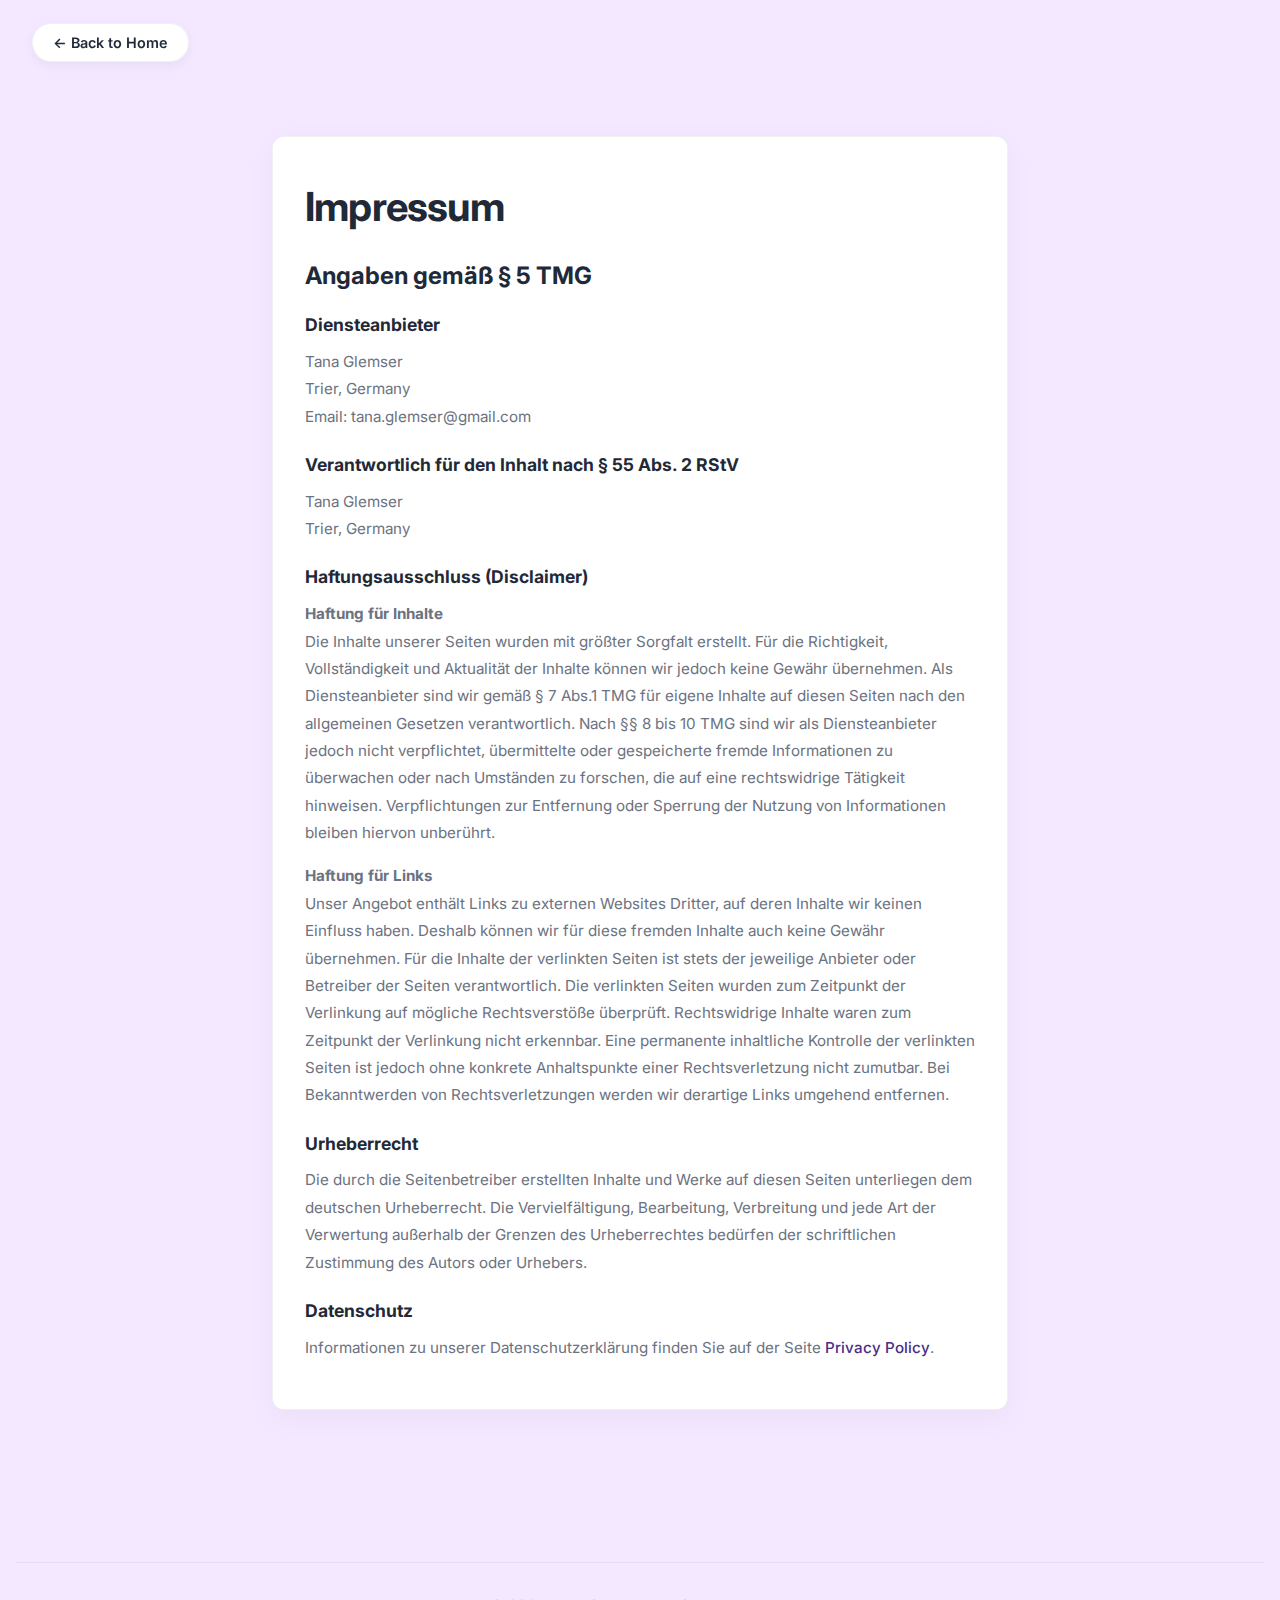
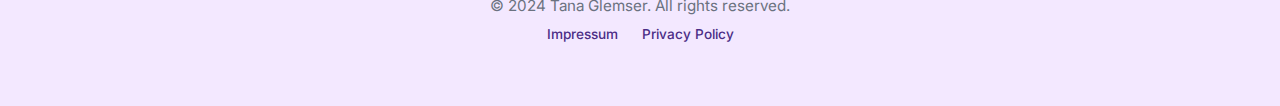
<file: impressum.html>
<!DOCTYPE html>
<html lang="en">
<head>
    <meta charset="UTF-8">
    <meta name="viewport" content="width=device-width, initial-scale=1.0">
    <title>Impressum - Tana Glemser</title>
    <link rel="stylesheet" href="style.css">
    <link href="https://fonts.googleapis.com/css2?family=Inter:wght@400;500;600;800&display=swap" rel="stylesheet">
</head>
<body>

    <!-- Navigation / Back Button -->
    <nav class="project-nav">
        <a href="index.html" class="back-btn">
            ← Back to Home
        </a>
    </nav>

    <main class="legal-container">
        <div class="legal-page">
            <h1>Impressum</h1>
            
            <h2>Angaben gemäß § 5 TMG</h2>
            
            <h3>Diensteanbieter</h3>
            <p>
                Tana Glemser<br>
                Trier, Germany<br>
                Email: tana.glemser@gmail.com
            </p>

            <h3>Verantwortlich für den Inhalt nach § 55 Abs. 2 RStV</h3>
            <p>
                Tana Glemser<br>
                Trier, Germany
            </p>

            <h3>Haftungsausschluss (Disclaimer)</h3>
            <p>
                <strong>Haftung für Inhalte</strong><br>
                Die Inhalte unserer Seiten wurden mit größter Sorgfalt erstellt. Für die Richtigkeit, Vollständigkeit und Aktualität der Inhalte können wir jedoch keine Gewähr übernehmen. Als Diensteanbieter sind wir gemäß § 7 Abs.1 TMG für eigene Inhalte auf diesen Seiten nach den allgemeinen Gesetzen verantwortlich. Nach §§ 8 bis 10 TMG sind wir als Diensteanbieter jedoch nicht verpflichtet, übermittelte oder gespeicherte fremde Informationen zu überwachen oder nach Umständen zu forschen, die auf eine rechtswidrige Tätigkeit hinweisen. Verpflichtungen zur Entfernung oder Sperrung der Nutzung von Informationen bleiben hiervon unberührt.
            </p>

            <p>
                <strong>Haftung für Links</strong><br>
                Unser Angebot enthält Links zu externen Websites Dritter, auf deren Inhalte wir keinen Einfluss haben. Deshalb können wir für diese fremden Inhalte auch keine Gewähr übernehmen. Für die Inhalte der verlinkten Seiten ist stets der jeweilige Anbieter oder Betreiber der Seiten verantwortlich. Die verlinkten Seiten wurden zum Zeitpunkt der Verlinkung auf mögliche Rechtsverstöße überprüft. Rechtswidrige Inhalte waren zum Zeitpunkt der Verlinkung nicht erkennbar. Eine permanente inhaltliche Kontrolle der verlinkten Seiten ist jedoch ohne konkrete Anhaltspunkte einer Rechtsverletzung nicht zumutbar. Bei Bekanntwerden von Rechtsverletzungen werden wir derartige Links umgehend entfernen.
            </p>

            <h3>Urheberrecht</h3>
            <p>
                Die durch die Seitenbetreiber erstellten Inhalte und Werke auf diesen Seiten unterliegen dem deutschen Urheberrecht. Die Vervielfältigung, Bearbeitung, Verbreitung und jede Art der Verwertung außerhalb der Grenzen des Urheberrechtes bedürfen der schriftlichen Zustimmung des Autors oder Urhebers.
            </p>

            <h3>Datenschutz</h3>
            <p>
                Informationen zu unserer Datenschutzerklärung finden Sie auf der Seite <a href="privacy.html">Privacy Policy</a>.
            </p>
        </div>
    </main>

    <!-- Footer -->
    <footer class="site-footer">
        <p>&copy; 2024 Tana Glemser. All rights reserved.</p>
        <div class="footer-links">
            <a href="impressum.html">Impressum</a>
            <a href="privacy.html">Privacy Policy</a>
        </div>
    </footer>

</body>
</html>
</file>
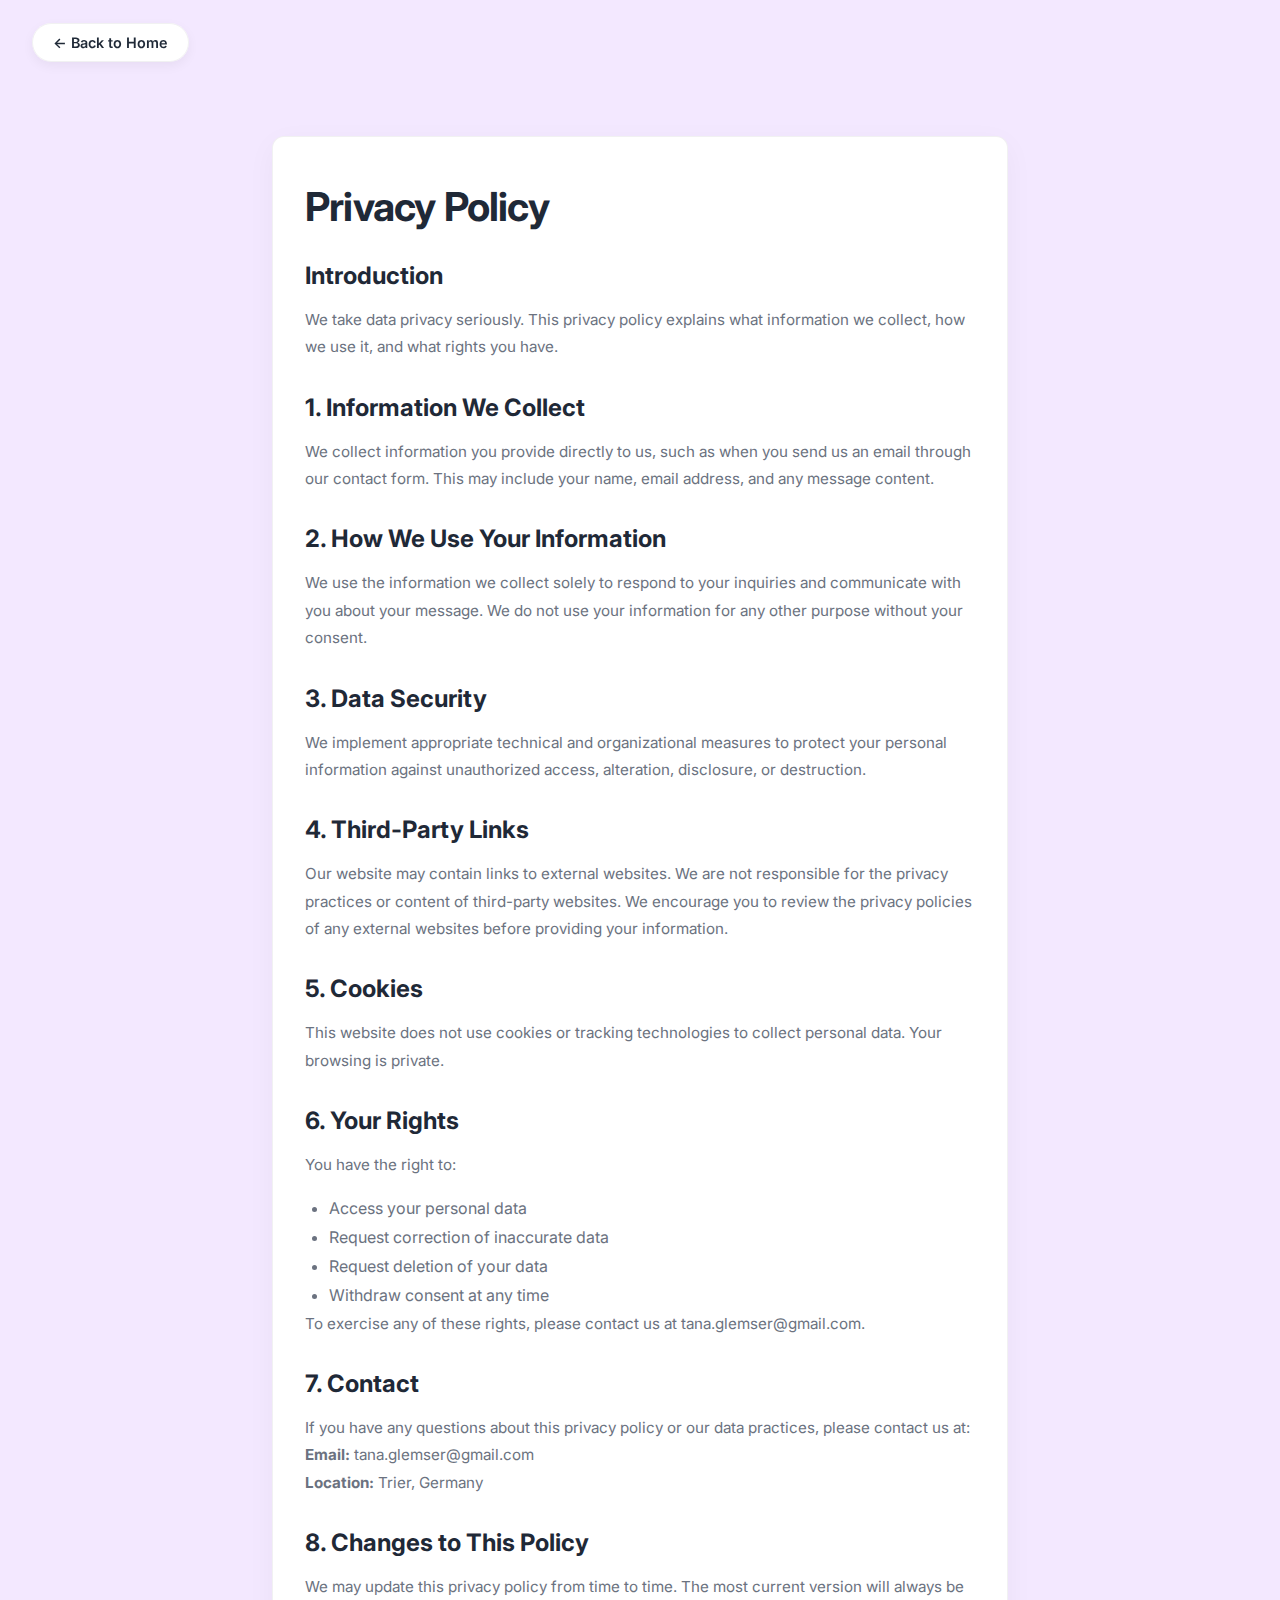
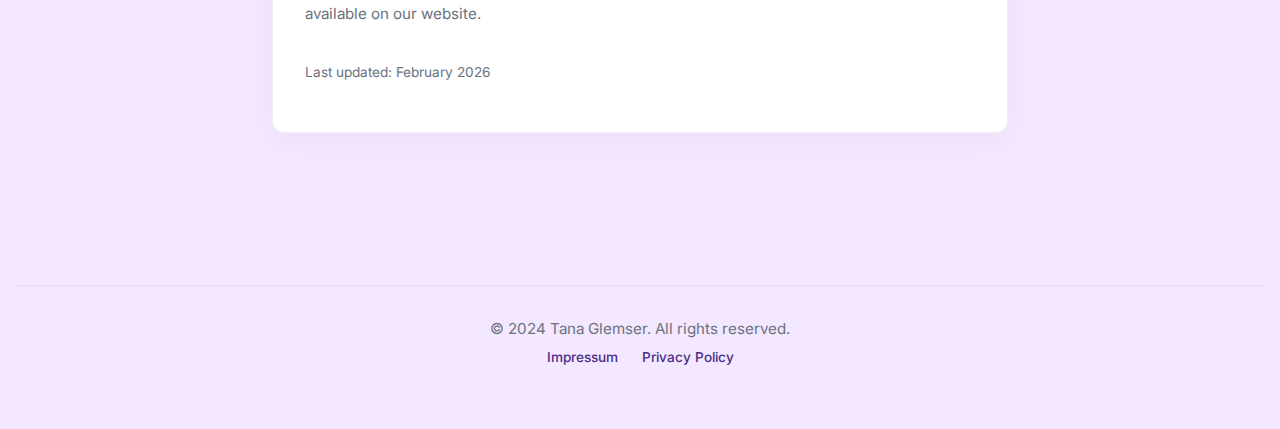
<file: privacy.html>
<!DOCTYPE html>
<html lang="en">
<head>
    <meta charset="UTF-8">
    <meta name="viewport" content="width=device-width, initial-scale=1.0">
    <title>Privacy Policy - Tana Glemser</title>
    <link rel="stylesheet" href="style.css">
    <link href="https://fonts.googleapis.com/css2?family=Inter:wght@400;500;600;800&display=swap" rel="stylesheet">
</head>
<body>

    <!-- Navigation / Back Button -->
    <nav class="project-nav">
        <a href="index.html" class="back-btn">
            ← Back to Home
        </a>
    </nav>

    <main class="legal-container">
        <div class="legal-page">
            <h1>Privacy Policy</h1>
            
            <h2>Introduction</h2>
            <p>
                We take data privacy seriously. This privacy policy explains what information we collect, how we use it, and what rights you have.
            </p>

            <h2>1. Information We Collect</h2>
            <p>
                We collect information you provide directly to us, such as when you send us an email through our contact form. This may include your name, email address, and any message content.
            </p>

            <h2>2. How We Use Your Information</h2>
            <p>
                We use the information we collect solely to respond to your inquiries and communicate with you about your message. We do not use your information for any other purpose without your consent.
            </p>

            <h2>3. Data Security</h2>
            <p>
                We implement appropriate technical and organizational measures to protect your personal information against unauthorized access, alteration, disclosure, or destruction.
            </p>

            <h2>4. Third-Party Links</h2>
            <p>
                Our website may contain links to external websites. We are not responsible for the privacy practices or content of third-party websites. We encourage you to review the privacy policies of any external websites before providing your information.
            </p>

            <h2>5. Cookies</h2>
            <p>
                This website does not use cookies or tracking technologies to collect personal data. Your browsing is private.
            </p>

            <h2>6. Your Rights</h2>
            <p>
                You have the right to:
            </p>
            <ul style="color: var(--text-muted); line-height: 1.8; margin-left: 1.5rem;">
                <li>Access your personal data</li>
                <li>Request correction of inaccurate data</li>
                <li>Request deletion of your data</li>
                <li>Withdraw consent at any time</li>
            </ul>
            <p>
                To exercise any of these rights, please contact us at tana.glemser@gmail.com.
            </p>

            <h2>7. Contact</h2>
            <p>
                If you have any questions about this privacy policy or our data practices, please contact us at:<br>
                <strong>Email:</strong> tana.glemser@gmail.com<br>
                <strong>Location:</strong> Trier, Germany
            </p>

            <h2>8. Changes to This Policy</h2>
            <p>
                We may update this privacy policy from time to time. The most current version will always be available on our website.
            </p>

            <p style="margin-top: 2rem; font-size: 0.85rem; color: var(--text-muted);">
                Last updated: February 2026
            </p>
        </div>
    </main>

    <!-- Footer -->
    <footer class="site-footer">
        <p>&copy; 2024 Tana Glemser. All rights reserved.</p>
        <div class="footer-links">
            <a href="impressum.html">Impressum</a>
            <a href="privacy.html">Privacy Policy</a>
        </div>
    </footer>

</body>
</html>
</file>
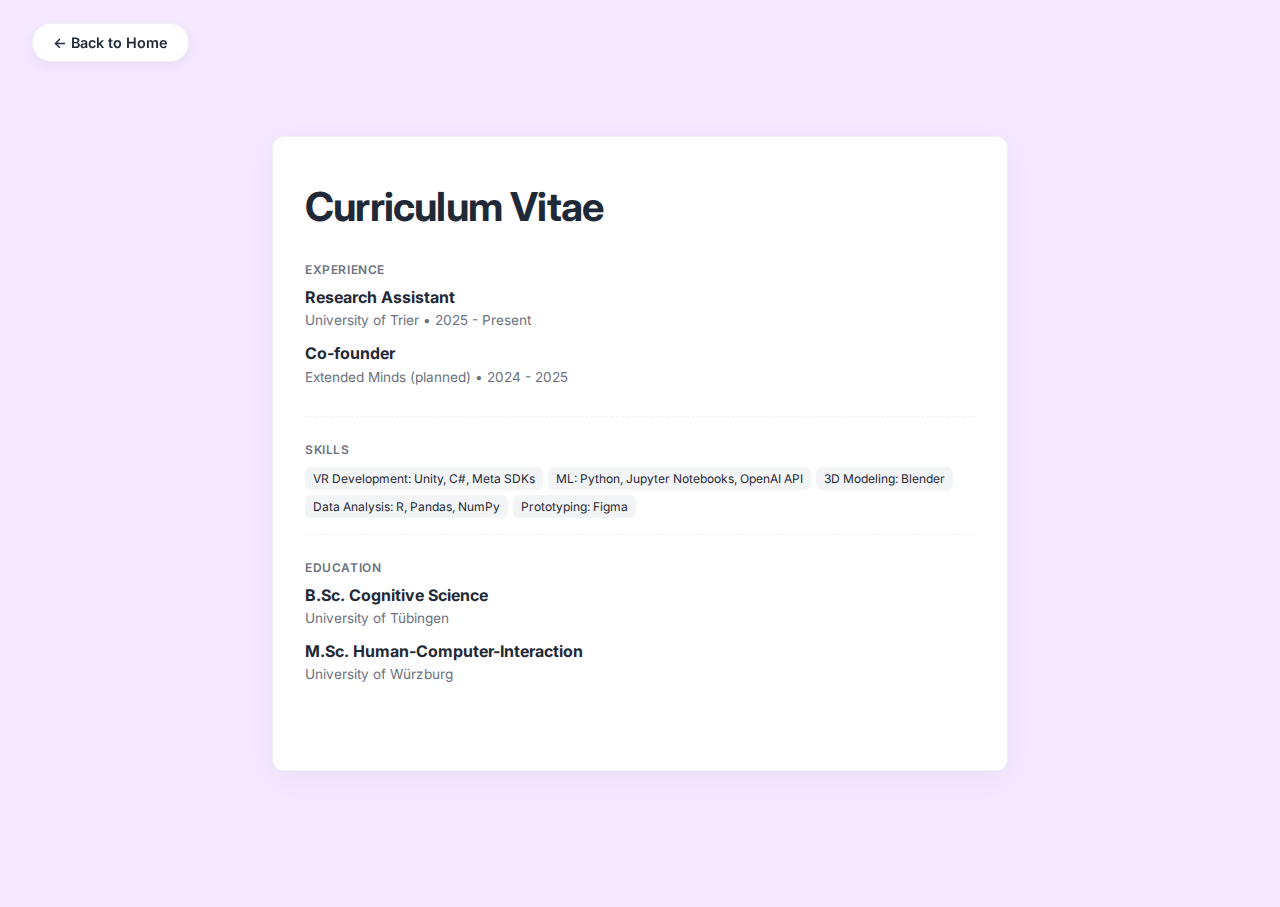
<file: see-cv.html>
<!DOCTYPE html>
<html lang="en">
<head>
    <meta charset="UTF-8">
    <meta name="viewport" content="width=device-width, initial-scale=1.0">
    <title>CV - Tana Glemser</title>
    <link rel="stylesheet" href="style.css">
    <link href="https://fonts.googleapis.com/css2?family=Inter:wght@400;500;600;800&display=swap" rel="stylesheet">
</head>
<body>

    <!-- Navigation / Back Button -->
    <nav class="project-nav">
        <a href="index.html" class="back-btn">
            ← Back to Home
        </a>
    </nav>

    <main class="cv-container">
        <div class="cv-page">
            <h1>Curriculum Vitae</h1>
            
            <div class="cv-section">
                <p class="label">Experience</p>
                <div class="cv-item">
                    <h4>Research Assistant</h4>
                    <p class="small-text">University of Trier • 2025 - Present</p>
                </div>
                <div class="cv-item">
                    <h4>Co-founder</h4>
                    <p class="small-text">Extended Minds (planned) • 2024 - 2025</p>
                </div>
            </div>

            <div class="cv-section">
                <p class="label">Skills</p>
                <div class="tags">
                    <span>VR Development: Unity, C#, Meta SDKs</span>
                    <span>ML: Python, Jupyter Notebooks, OpenAI API</span>
                    <span>3D Modeling: Blender</span>
                    <span>Data Analysis: R, Pandas, NumPy</span>
                    <span>Prototyping: Figma</span>
                </div>
            </div>

            <div class="cv-section">
                <p class="label">Education</p>
                <div class="cv-item">
                    <h4>B.Sc. Cognitive Science</h4>
                    <p class="small-text">University of Tübingen</p>
                </div>
                <div class="cv-item">
                    <h4>M.Sc. Human-Computer-Interaction</h4>
                    <p class="small-text">University of Würzburg</p>
                </div>
            </div>
        </div>
    </main>

</body>
</html>
</file>
<file: style.css>
:root {
    --bg-color: #f3e8ff; /* muted lilac */
    --card-bg: #ffffff; /* main boxes (white) */
    --card-side: #ffffff; /* small/side boxes (white) */
    --tag-bg: #f3f4f6; /* tags and chips */
    --surface: #f3f4f6; /* hover surfaces */
    --status-bg: #ecfdf5;
    --status-text: #059669;
    --text-main: #1f2937;
    --text-muted: #6b7280; /* muted plum */
    --border: rgba(15,23,42,0.06); /* neutral translucent gray for crisper white cards */
    --radius: 12px;
    --primary: #4b2d86; /* deep lilac */
    --accent: #ff6a00; /* bright orange accent */
    --link-color: var(--primary);
}

* { box-sizing: border-box; margin: 0; padding: 0; }

body {
    font-family: 'Inter', sans-serif;
    background-color: var(--bg-color);
    color: var(--text-main);
    display: flex;
    flex-direction: column;
    align-items: center;
    padding: 2rem 1rem;
    min-height: 100vh;
}

/* --- THE GRID --- */
.bento-grid {
    display: grid;
    max-width: 1100px;
    width: 100%;
    /* 3 Columns */
    grid-template-columns: 1.2fr 1.2fr 1fr;
    /* 3 Rows with explicit heights */
    grid-template-rows: auto auto auto auto;
    gap: 0.8rem;
}

/* --- CARD BASE STYLES --- */
.card {
    background: var(--card-bg);
    border: 1px solid var(--border);
    border-radius: var(--radius);
    padding: 1.5rem;
    display: flex;
    flex-direction: column;
    justify-content: space-between;
    transition: transform 0.2s, box-shadow 0.2s, border-color 0.2s;
}

.card:hover {
    transform: translateY(-3px);
    box-shadow: 0 5px 15px rgba(0,0,0,0.02), 0 0 0 3px rgba(255,106,0,0.03);
    border-color: var(--accent);
}

.label {
    font-size: 0.75rem;
    text-transform: uppercase;
    letter-spacing: 0.05em;
    color: var(--text-muted);
    font-weight: 600;
    margin-bottom: 0.5rem;
    display: block;
}

h1 { font-size: 2.2rem; margin: 1rem 0; line-height: 1.1; }
h3 { font-size: 1.25rem; margin-bottom: 1rem; }
p { color: var(--text-muted); line-height: 1.5; font-size: 0.95rem; }
.small-text { font-size: 0.85rem; }

/* --- GRID POSITIONING --- */

/* 1. Hero: Spans 2 columns width, 1 row height */
.hero {
    grid-column: 1 / 3; 
    grid-row: 1 / 2;
    min-height: 240px;
    justify-content: center;
}

/* 2. Projects Grid Box: Spans 1 column width (the right one), 3 rows height */
.projects-grid-box {
    grid-column: 3 / 4;
    grid-row: 1 / 4;
    background-color: var(--card-side); /* Slightly different white to distinguish */
}

/* 3. Contact: Bottom Left */
.contact {
    grid-column: 1 / 2;
    grid-row: 2 / 4;
    min-height: 120px;
    justify-content: flex-start;
}

/* 4. Placeholder Box: Bottom Middle */
.more-box {
    grid-column: 2 / 3;
    grid-row: 2 / 3;
    min-height: 120px;
    justify-content: flex-start !important;
}

/* 5. Another Placeholder Box: Third row middle (under More) */
.fun-box {
    grid-column: 2 / 3;
    grid-row: 3 / 4;
    min-height: 60px;
    justify-content: flex-start !important;
}

/* --- COMPONENT STYLES --- */

/* Hero Elements */
.card-header { display: flex; justify-content: space-between; align-items: center; }
.status-badge {
    background: var(--status-bg); color: var(--status-text); 
    padding: 4px 10px; border-radius: 20px; font-size: 0.75rem; font-weight: 600;
}

.hero-content {
    display: flex;
    align-items: center;
    justify-content: space-between;
    gap: 2rem;
    flex: 1;
}

.hero-text {
    flex: 1;
}

.hero-profile {
    width: 150px;
    height: 150px;
    border-radius: 50%;
    object-fit: cover;
    border: 3px solid var(--primary);
    flex-shrink: 0;
}

.button-row { display: flex; gap: 10px; margin-top: 2rem; }
.primary-btn {
    background: var(--primary); color: white; padding: 0.8rem 1.5rem;
    border-radius: 10px; text-decoration: none; font-weight: 500;
}
.primary-btn:hover { background: var(--accent); }
.icon-btn {
    width: 45px; height: 45px; border: none;
    border-radius: 10px; display: flex; align-items: center; justify-content: center;
    text-decoration: none; color: white; font-weight: 700;
    background: var(--primary);
    transition: background 0.2s;
}
.icon-btn:hover { background: var(--accent); }
.icon-btn svg { width: 24px; height: 24px; }

/* CV Elements */
.cv-section { margin-bottom: 1.5rem; border-bottom: 1px dashed var(--border); padding-bottom: 1rem; }
.cv-section:last-child { border: none; }
.cv-item { margin-bottom: 0.8rem; }
.cv-item h4 { font-size: 1rem; margin-bottom: 0.2rem; }
.tags { display: flex; flex-wrap: wrap; gap: 5px; }
.tags span {
    background: var(--tag-bg); padding: 4px 8px; border-radius: 6px; 
    font-size: 0.75rem; color: var(--text-main);
}

/* Contact and Placeholder Elements */
.link-arrow {
    font-size: 1.1rem; color: var(--primary); text-decoration: none;
    font-weight: 600; margin: 1rem 0; display: block;
}
.mini-footer { margin-top: auto; padding-top: 1rem; }

/* Projects Grid */
.projects-grid {
    display: grid;
    grid-template-columns: 1fr 1fr;
    gap: 0.8rem;
    margin-top: 0.5rem;
}

.project-card {
    display: flex;
    flex-direction: column;
    text-decoration: none;
    color: var(--text-main);
    border-radius: 12px;
    overflow: hidden;
    border: 1px solid var(--border);
    transition: transform 0.2s, box-shadow 0.2s;
    aspect-ratio: 1 / 1;
}

.project-card:hover {
    transform: translateY(-4px);
    box-shadow: 0 8px 20px rgba(0, 0, 0, 0.1);
}

.project-card img {
    width: 100%;
    height: 75%;
    object-fit: cover;
    display: block;
}

.project-card p {
    padding: 0.4rem;
    font-size: 0.75rem;
    font-weight: 600;
    text-align: center;
    margin: 0;
    height: 25%;
    display: flex;
    align-items: center;
    justify-content: center;
}

.contact .mini-footer { margin-top: 1rem; }

/* --- MOBILE --- */
@media (max-width: 850px) {
    .bento-grid {
        display: flex;
        flex-direction: column;
    }
    .hero { min-height: auto; }
}

/* --- PROJECT PAGE STYLES --- */

.project-nav {
    position: fixed;
    top: 2rem;
    left: 2rem;
    z-index: 100;
}

.back-btn {
    text-decoration: none;
    background: var(--card-bg);
    color: var(--text-main);
    padding: 10px 20px;
    border-radius: 30px;
    border: 1px solid var(--border);
    font-weight: 600;
    font-size: 0.9rem;
    box-shadow: 0 4px 12px rgba(0,0,0,0.05);
    transition: 0.2s;
}

.back-btn:hover {
    transform: translateX(-5px);
    box-shadow: 0 6px 15px rgba(0,0,0,0.1);
}

.project-container {
    max-width: 800px; /* Focus mode reading width */
    width: 100%;
    margin: 4rem auto; /* Center the container */
    padding: 2rem 2rem; /* inner padding for the big card */
    display: flex;
    flex-direction: column;
    gap: 2rem;
    background: var(--card-bg);
    border: 1px solid var(--border);
    border-radius: var(--radius);
    box-shadow: 0 8px 30px rgba(2,6,23,0.04);
}

/* Header Area */
.project-header h1 {
    font-size: 3rem;
    margin-bottom: 1rem;
    letter-spacing: -0.02em;
}

.project-intro {
    font-size: 1.2rem;
    color: var(--text-muted);
    line-height: 1.6;
}

.header-top {
    display: flex;
    justify-content: space-between;
    align-items: center;
    margin-bottom: 1.5rem;
}

.date-badge {
    background: var(--text-main);
    color: white;
    padding: 5px 12px;
    border-radius: 6px;
    font-size: 0.8rem;
    font-weight: bold;
}

.links a {
    margin-left: 15px;
    color: var(--link-color);
    text-decoration: none;
    font-weight: 600;
}

.links a:hover { text-decoration: underline; }

/* Tags variation for project page */
.big-tags { margin-top: 1.5rem; }
.big-tags span {
    padding: 8px 16px;
    font-size: 0.9rem;
    border: 1px solid var(--border);
    background: var(--tag-bg);
}

/* Images & Media */
.media-wrapper {
    width: 100%;
    border-radius: var(--radius);
    overflow: hidden;
    border: 1px solid var(--border);
    position: relative;
    padding-bottom: 56.25%; /* 16:9 Aspect Ratio */
    height: 0;
}

.media-wrapper iframe,
.media-wrapper video {
    position: absolute;
    top: 0;
    left: 0;
    width: 100%;
    height: 100%;
}

.project-img {
    width: 100%;
    height: auto;
    display: block;
}

/* Project banner at top of project card */
.project-banner {
    width: 100%;
    border-radius: calc(var(--radius) - 4px);
    overflow: hidden;
    max-height: 420px;
    margin-bottom: 1.5rem;
}
.project-banner img {
    width: 100%;
    height: 100%;
    display: block;
    object-fit: cover;
}

@media (max-width: 600px) {
    .project-banner { max-height: 220px; }
}

/* Text Content */
.project-details h3 {
    margin-top: 2rem;
    font-size: 1.5rem;
    color: var(--text-main);
}

.project-details p {
    font-size: 1.1rem;
    margin-top: 0.8rem;
    line-height: 1.8;
}

/* Project content sections now sit inside the single project card; remove per-section boxes to avoid nested cards */
.project-details,
.project-gallery,
.video-section {
    background: transparent;
    border: none;
    border-radius: 0;
    padding: 0;
    color: var(--text-main);
    margin-top: 0;
}

/* Gallery Grid */
.gallery-grid {
    display: grid;
    grid-template-columns: 1fr 1fr;
    gap: 1rem;
    margin-top: 1rem;
}

.gallery-grid img {
    width: 100%;
    border-radius: 12px;
    border: 1px solid var(--border);
}

/* Video Container (Responsive) */
.video-container {
    position: relative;
    padding-bottom: 56.25%; /* 16:9 Aspect Ratio */
    height: 0;
    overflow: hidden;
    border-radius: 12px;
    background: #000;
}

.video-container iframe {
    position: absolute;
    top: 0;
    left: 0;
    width: 100%;
    height: 100%;
}

.project-footer {
    width: 100%;
    text-align: center;
    padding: 4rem 0 2rem;
    color: var(--text-muted);
}

/* Mobile adjustments */
@media (max-width: 768px) {
    .project-header h1 { font-size: 2.2rem; }
    .gallery-grid { grid-template-columns: 1fr; }
    .project-nav { top: 1rem; left: 1rem; }
    .project-container { margin-top: 3rem; }
}

/* --- CV PAGE STYLES --- */

.cv-container {
    max-width: 800px;
    width: 100%;
    margin: 4rem auto;
    padding: 2.5rem 2rem;
}

.cv-page {
    background: var(--card-bg);
    border: 1px solid var(--border);
    border-radius: var(--radius);
    padding: 2rem;
    box-shadow: 0 8px 30px rgba(2,6,23,0.04);
}

.cv-page h1 {
    font-size: 2.5rem;
    margin-bottom: 2rem;
    letter-spacing: -0.02em;
}

/* --- FOOTER STYLES --- */

.site-footer {
    width: 100%;
    text-align: center;
    padding: 2rem;
    margin-top: 3rem;
    color: var(--text-muted);
    font-size: 0.85rem;
    border-top: 1px solid var(--border);
}

.footer-links {
    display: flex;
    justify-content: center;
    gap: 1.5rem;
    margin-top: 0.5rem;
}

.footer-links a {
    color: var(--primary);
    text-decoration: none;
    font-weight: 500;
    transition: color 0.2s;
}

.footer-links a:hover {
    color: var(--accent);
}

/* --- LEGAL PAGES STYLES (Impressum, Privacy) --- */

.legal-container {
    max-width: 800px;
    width: 100%;
    margin: 4rem auto;
    padding: 2.5rem 2rem;
}

.legal-page {
    background: var(--card-bg);
    border: 1px solid var(--border);
    border-radius: var(--radius);
    padding: 2rem;
    box-shadow: 0 8px 30px rgba(2,6,23,0.04);
}

.legal-page h1 {
    font-size: 2.5rem;
    margin-bottom: 2rem;
    letter-spacing: -0.02em;
}

.legal-page h2 {
    font-size: 1.5rem;
    margin-top: 2rem;
    margin-bottom: 1rem;
    color: var(--text-main);
}

.legal-page h3 {
    font-size: 1.1rem;
    margin-top: 1.5rem;
    margin-bottom: 0.8rem;
    color: var(--text-main);
}

.legal-page p {
    line-height: 1.8;
    margin-bottom: 1rem;
}

.legal-page a {
    color: var(--primary);
    text-decoration: none;
    font-weight: 500;
}

.legal-page a:hover {
    text-decoration: underline;
}
</file>
